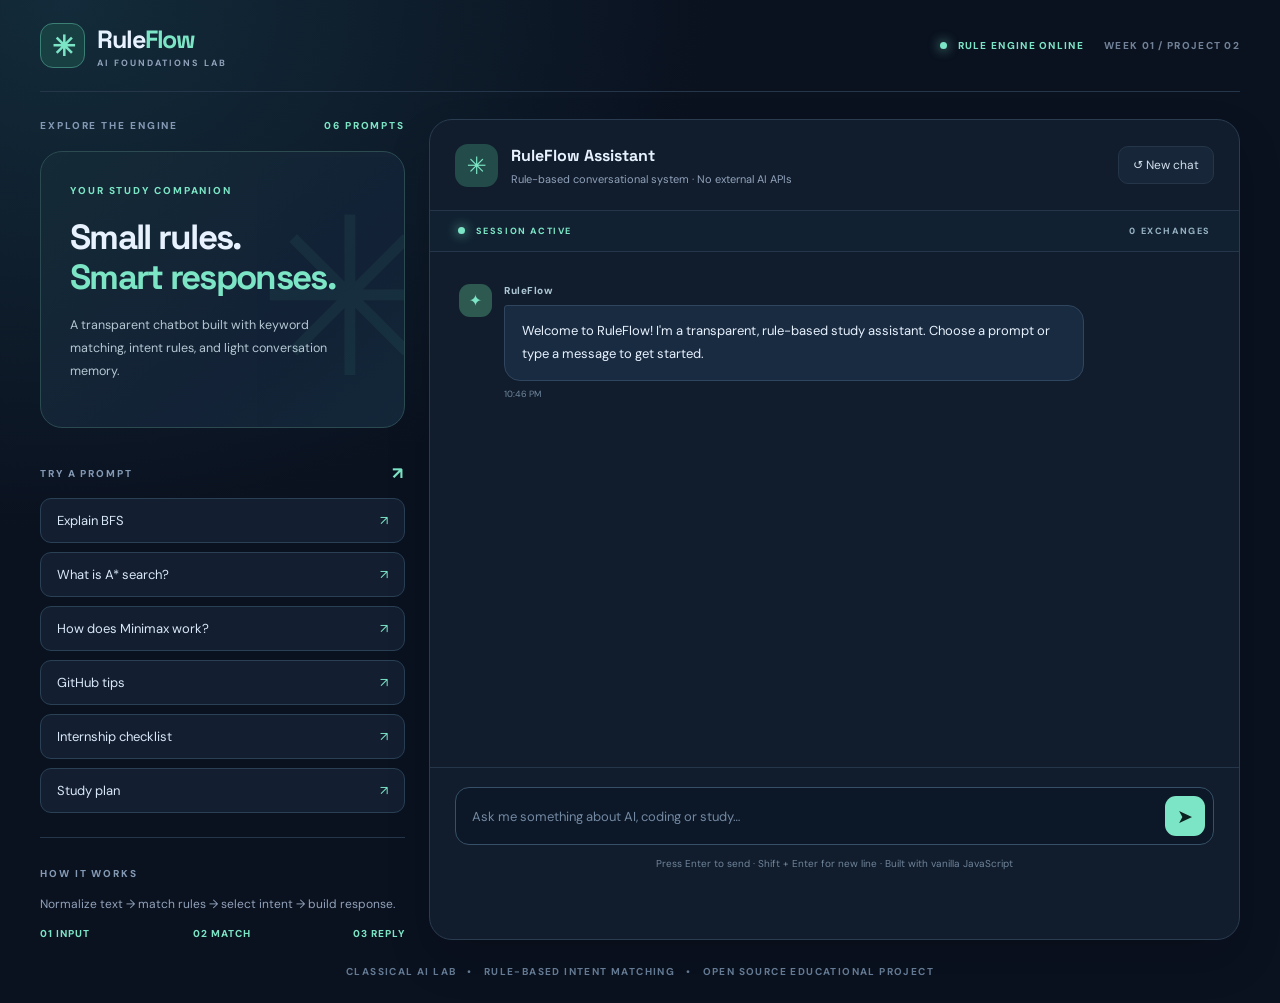
<file: index.html>
<!doctype html><html lang="en"><head><meta charset="utf-8"><meta name="viewport" content="width=device-width, initial-scale=1">
<meta name="theme-color" content="#0a111f"><meta name="description" content="RuleFlow: an interactive, offline-friendly rule-based study chatbot with keyword matching and conversation context.">
<title>RuleFlow | Rule-Based Study Chatbot</title><link rel="stylesheet" href="styles.css"><script type="module" src="js/app.mjs"></script></head>
<body><div class="site"><header class="topbar"><a class="brand" href="./"><span class="logo">✳</span><span>Rule<span class="accent">Flow</span><small>AI FOUNDATIONS LAB</small></span></a><div class="topright"><span class="status"><i></i> RULE ENGINE ONLINE</span><span class="version">WEEK 01 / PROJECT 02</span></div></header>
<main class="workspace"><aside class="sidebar"><div class="side-title">EXPLORE THE ENGINE <span>06 PROMPTS</span></div><div class="hero"><div class="hero-glow">✳</div><div class="eyebrow">YOUR STUDY COMPANION</div><h1>Small rules.<br><em>Smart responses.</em></h1><p>A transparent chatbot built with keyword matching, intent rules, and light conversation memory.</p></div><div class="section-title">TRY A PROMPT <span>↗</span></div><div id="promptList" class="prompt-list"></div><div class="sidebar-foot"><span class="foot-label">HOW IT WORKS</span><p>Normalize text → match rules → select intent → build response.</p><div class="steps"><span>01 INPUT</span><span>02 MATCH</span><span>03 REPLY</span></div></div></aside>
<section class="conversation" aria-label="Chat with RuleFlow"><div class="chat-header"><div class="chat-profile"><span class="profile-logo">✳</span><div><strong>RuleFlow Assistant</strong><small>Rule-based conversational system · No external AI APIs</small></div></div><button id="resetBtn" class="reset" type="button" aria-label="Reset conversation">↺ <span>New chat</span></button></div>
<div class="session-bar"><span><span class="pulse"></span> SESSION ACTIVE</span><span><span id="sessionCount">0</span> EXCHANGES</span></div><div id="messages" class="messages" role="log" aria-live="polite" aria-label="Messages"></div><div class="composer-area"><form id="composer" class="composer"><label class="sr-only" for="messageInput">Your message</label><textarea id="messageInput" rows="1" maxlength="500" placeholder="Ask me something about AI, coding or study…"></textarea><button id="sendBtn" type="submit" aria-label="Send message">➤</button></form><p class="hint">Press Enter to send · Shift + Enter for new line · Built with vanilla JavaScript</p></div></section></main><footer>CLASSICAL AI LAB <span>•</span> RULE-BASED INTENT MATCHING <span>•</span> OPEN SOURCE EDUCATIONAL PROJECT</footer></div></body></html>
</file>
<file: styles.css>
@import url('https://fonts.googleapis.com/css2?family=DM+Sans:wght@400;500;600;700;800&family=Space+Grotesk:wght@400;500;600;700&display=swap');
:root{color-scheme:dark;--bg:#0a111f;--panel:#111d2d;--panel2:#162337;--line:#25364a;--text:#e8f2ff;--sub:#91a2ba;--accent:#7ce5c5;--yellow:#fbd684;font-family:'DM Sans',system-ui,sans-serif}*{box-sizing:border-box}body{margin:0;background:radial-gradient(ellipse at 5% 0%,#132b3a 0,transparent 38%),var(--bg);color:var(--text)}button,textarea{font:inherit}button{cursor:pointer}button:focus-visible,textarea:focus-visible,a:focus-visible{outline:2px solid var(--accent);outline-offset:3px}a{color:inherit;text-decoration:none}.site{max-width:1500px;margin:0 auto;padding:0 40px}.topbar{height:92px;display:flex;align-items:center;justify-content:space-between;border-bottom:1px solid var(--line)}.brand{display:flex;gap:12px;align-items:center;font-family:'Space Grotesk',sans-serif;font-size:25px;font-weight:700;letter-spacing:-1.1px}.brand small{display:block;font-size:9px;letter-spacing:2px;color:var(--sub);font-family:'DM Sans',sans-serif;margin-top:2px}.accent{color:var(--accent)}.logo{display:grid;place-items:center;width:45px;height:45px;background:#183f42;color:var(--accent);border:1px solid #3c8075;border-radius:13px;font-size:28px}.topright{display:flex;align-items:center;gap:20px}.status,.version{font-size:10px;letter-spacing:1.3px;font-weight:800}.status{color:var(--accent)}.status i,.pulse{display:inline-block;width:7px;height:7px;border-radius:50%;background:var(--accent);box-shadow:0 0 12px var(--accent);margin-right:7px}.version{color:#718298}.workspace{display:grid;grid-template-columns:minmax(275px,365px) minmax(0,1fr);gap:24px;margin-top:27px;min-height:min(775px,calc(100vh - 145px))}.sidebar{display:flex;flex-direction:column;min-width:0}.side-title,.section-title,.foot-label{font-size:10px;font-weight:800;letter-spacing:1.9px;color:#8499b4}.side-title,.section-title{display:flex;justify-content:space-between;align-items:center}.side-title span{color:var(--accent)}.hero{position:relative;overflow:hidden;background:linear-gradient(140deg,#142a36,#132236 65%,#14283a);border:1px solid #2b4b51;border-radius:22px;padding:32px 29px;margin:19px 0 34px;min-height:270px}.hero-glow{position:absolute;font-size:220px;color:#317f72;opacity:.13;right:-38px;top:5px}.eyebrow{font-size:10px;letter-spacing:1.9px;font-weight:800;color:var(--accent);position:relative}.hero h1{font-family:'Space Grotesk',sans-serif;letter-spacing:-1.7px;font-size:35px;line-height:1.15;margin:20px 0 16px;position:relative}.hero h1 em{font-style:normal;color:var(--accent)}.hero p{font-size:12.5px;line-height:1.85;color:#b4c7d2;position:relative;max-width:270px}.section-title span{font-size:17px;color:var(--accent)}.prompt-list{display:grid;gap:9px;margin:14px 0 24px}.quick-prompt{width:100%;text-align:left;color:#d9e7fa;background:#131f30;border:1px solid #294055;border-radius:11px;padding:13px 16px;font-size:13px;transition:.18s}.quick-prompt:before{content:'↗';float:right;color:var(--accent)}.quick-prompt:hover{background:#1e3449;border-color:#509c91}.sidebar-foot{margin-top:auto;border-top:1px solid var(--line);padding-top:23px}.sidebar-foot p{color:var(--sub);font-size:12px;line-height:1.75}.steps{display:flex;justify-content:space-between;gap:8px;color:var(--accent);font-size:10px;font-weight:800;letter-spacing:1px}.conversation{min-width:0;background:var(--panel);border:1px solid #2a3c50;border-radius:23px;display:flex;flex-direction:column;overflow:hidden;box-shadow:0 20px 45px #0002}.chat-header{height:91px;display:flex;align-items:center;justify-content:space-between;padding:0 25px;border-bottom:1px solid var(--line)}.chat-profile{display:flex;align-items:center;gap:13px}.profile-logo{display:grid;place-items:center;width:43px;height:43px;border-radius:13px;background:#234b4a;color:var(--accent);font-size:24px}.chat-profile strong{font-family:'Space Grotesk';font-size:16px}.chat-profile small{display:block;font-size:11px;color:var(--sub);margin-top:6px}.reset{color:#d2dfed;border:1px solid var(--line);border-radius:10px;background:#172638;padding:10px 14px;font-size:12px}.reset:hover{border-color:var(--accent)}.session-bar{display:flex;justify-content:space-between;align-items:center;padding:14px 28px;background:#112131;border-bottom:1px solid var(--line);font-size:9px;font-weight:800;letter-spacing:1.6px;color:#95b1c2}.session-bar>span:first-child{color:var(--accent)}.messages{flex:1;min-height:320px;max-height:calc(100vh - 385px);overflow-y:auto;padding:32px 29px;scroll-behavior:smooth}.message{display:flex;gap:12px;align-items:flex-start;margin-bottom:27px}.message.user{flex-direction:row-reverse}.avatar{width:33px;height:33px;flex:0 0 33px;border-radius:11px;background:#2e5951;color:var(--accent);display:grid;place-items:center;font-weight:800}.user .avatar{background:#315373;color:#d6efff}.bubble-group{max-width:min(82%,580px);display:flex;flex-direction:column;align-items:flex-start}.user .bubble-group{align-items:flex-end}.sender{font-size:10px;font-weight:800;color:#adc7d4;letter-spacing:.5px;margin:0 0 8px}.bubble{margin:0;background:#192b40;border:1px solid #30465e;border-radius:3px 16px 16px 16px;padding:14px 17px;line-height:1.75;font-size:13px;white-space:pre-wrap;overflow-wrap:anywhere}.user .bubble{background:#244b55;border-color:#33676d;border-radius:16px 3px 16px 16px}.time{color:#728aa0;margin-top:7px;font-size:9px}.typing .bubble{opacity:.75;font-style:italic}.composer-area{border-top:1px solid var(--line);padding:19px 25px 12px}.composer{display:flex;align-items:flex-end;background:#0c1828;border:1px solid #355067;border-radius:14px;padding:8px 8px 8px 16px;gap:8px}.composer:focus-within{border-color:#62baa9}.composer textarea{width:100%;resize:none;overflow-y:auto;max-height:140px;border:0;background:none;outline:none;color:var(--text);font-size:13px;padding:10px 0;line-height:1.5}.composer textarea::placeholder{color:#7389a2}.composer button{border:0;flex:0 0 40px;height:40px;border-radius:11px;background:var(--accent);color:#0c2121;font-size:19px}.composer button:disabled{opacity:.5}.hint{text-align:center;color:#70849a;font-size:10px;margin:12px 0 0}footer{display:flex;gap:11px;justify-content:center;padding:25px;color:#647a93;font-size:10px;letter-spacing:1.4px;font-weight:700}.sr-only{position:absolute;width:1px;height:1px;overflow:hidden;clip:rect(0,0,0,0)}@media(max-width:850px){.site{padding:0 18px}.workspace{grid-template-columns:1fr}.sidebar{display:block}.hero{min-height:unset;margin-bottom:22px}.prompt-list{grid-template-columns:repeat(3,minmax(0,1fr))}.sidebar-foot{display:none}.conversation{height:650px}.messages{max-height:none}.version{display:none}}@media(max-width:520px){.topbar{height:70px}.brand{font-size:21px}.status{font-size:9px}.workspace{gap:17px;margin-top:18px}.hero{padding:22px}.hero h1{font-size:30px}.prompt-list{grid-template-columns:repeat(2,minmax(0,1fr))}.quick-prompt{font-size:11px;padding:11px}.conversation{height:620px}.chat-header{padding:0 14px;height:76px}.chat-profile small{max-width:180px;line-height:1.3}.reset span{display:none}.messages{padding:22px 12px}.composer-area{padding:13px}.bubble-group{max-width:85%}footer{font-size:8px;flex-wrap:wrap;line-height:1.7}}
</file>
